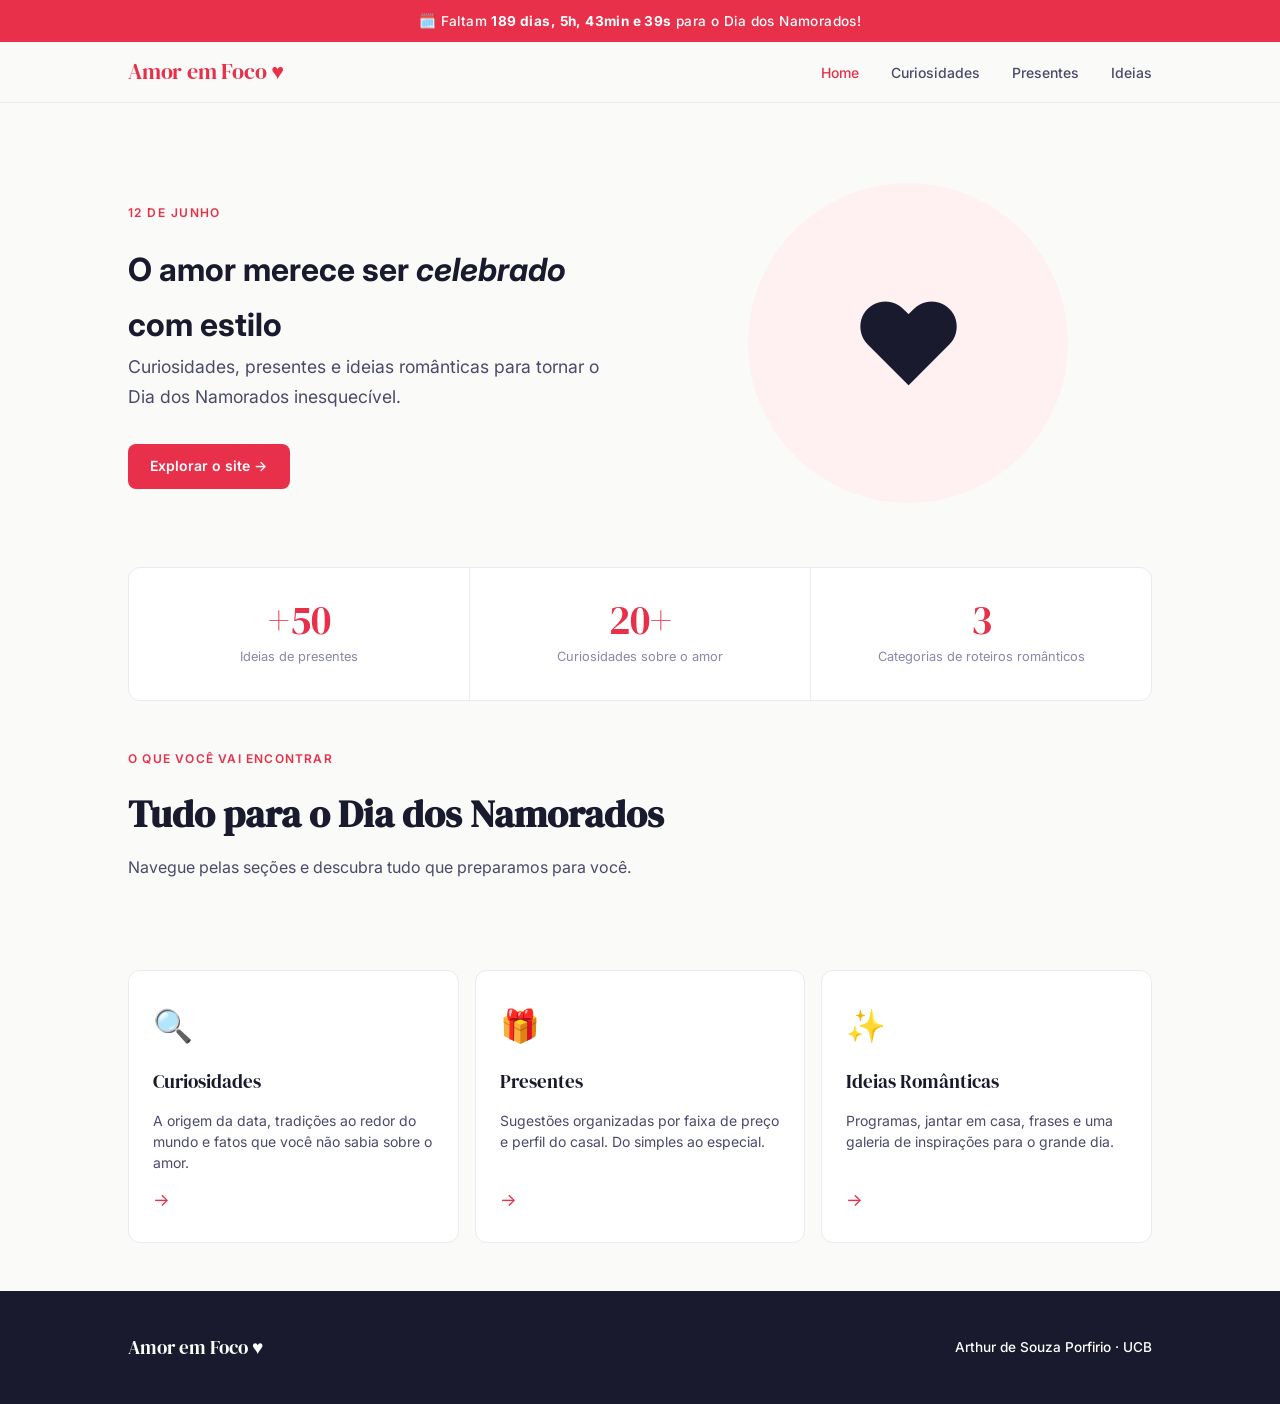
<file: index.html>
<!DOCTYPE html>
<html lang="pt-BR">
<head>
  <meta charset="UTF-8">
  <meta name="viewport" content="width=device-width, initial-scale=1.0">
  <title>Amor em Foco — Dia dos Namorados</title>
  <link rel="stylesheet" href="style.css">
  <style>
    .countdown-bar {
      background: var(--red);
      color: var(--white);
      text-align: center;
      padding: 0.6rem var(--margin);
      font-size: 0.85rem;
      font-weight: 500;
      letter-spacing: 0.03em;
    }

    .countdown-bar strong { font-weight: 700; }

    .hero-home {
      display: grid;
      grid-template-columns: 1fr 1fr;
      gap: 3rem;
      align-items: center;
      padding: 5rem 0 4rem;
    }

    .hero-visual {
      display: flex;
      align-items: center;
      justify-content: center;
    }

    .hero-blob {
      width: 320px;
      height: 320px;
      background: var(--red-light);
      border-radius: 50%;
      display: flex;
      align-items: center;
      justify-content: center;
      font-size: 7rem;
      animation: pulse 3s ease-in-out infinite;
    }

    @keyframes pulse {
      0%, 100% { transform: scale(1); }
      50% { transform: scale(1.04); }
    }

    .nav-cards {
      display: grid;
      grid-template-columns: 1fr 1fr 1fr;
      gap: 1rem;
      padding: 3rem 0;
    }

    .nav-card {
      background: var(--white);
      border: 1px solid var(--border);
      border-radius: var(--radius);
      padding: 1.75rem 1.5rem;
      text-decoration: none;
      color: inherit;
      transition: box-shadow 0.2s, transform 0.2s, border-color 0.2s;
      display: flex;
      flex-direction: column;
      gap: 0.75rem;
    }

    .nav-card:hover {
      box-shadow: 0 8px 32px rgba(232,48,74,0.1);
      transform: translateY(-3px);
      border-color: var(--rose);
    }

    .nav-card-icon { font-size: 2rem; }

    .nav-card-title {
      font-family: var(--font-display);
      font-size: 1.2rem;
      color: var(--ink);
    }

    .nav-card-desc {
      font-size: 0.875rem;
      color: var(--ink-mid);
      line-height: 1.5;
    }

    .nav-card-arrow {
      font-size: 1.1rem;
      color: var(--red);
      margin-top: auto;
    }

    .stats-row {
      display: grid;
      grid-template-columns: repeat(3, 1fr);
      gap: 1px;
      background: var(--border);
      border: 1px solid var(--border);
      border-radius: var(--radius);
      overflow: hidden;
      margin-bottom: 3rem;
    }

    .stat {
      background: var(--white);
      padding: 2rem 1.5rem;
      text-align: center;
    }

    .stat-number {
      font-family: var(--font-display);
      font-size: 2.5rem;
      color: var(--red);
      line-height: 1;
      display: block;
    }

    .stat-label {
      font-size: 0.8rem;
      color: var(--ink-soft);
      margin-top: 0.35rem;
    }

    @media (max-width: 768px) {
      .hero-home { grid-template-columns: 1fr; }
      .hero-visual { display: none; }
      .nav-cards { grid-template-columns: 1fr; }
      .stats-row { grid-template-columns: 1fr; }
    }
  </style>
</head>
<body>

<div class="countdown-bar" id="countdown-bar">
  🗓️ Carregando contagem...
</div>
<script>
  (function() {
    function updateCountdown() {
      var bar = document.getElementById('countdown-bar');
      var now = new Date();
      var year = now.getFullYear();
      var target = new Date(year, 5, 12); // 12 de junho
      if (now > target) target = new Date(year + 1, 5, 12);

      var diff = target - now;
      var days    = Math.floor(diff / (1000 * 60 * 60 * 24));
      var hours   = Math.floor((diff % (1000 * 60 * 60 * 24)) / (1000 * 60 * 60));
      var minutes = Math.floor((diff % (1000 * 60 * 60)) / (1000 * 60));
      var seconds = Math.floor((diff % (1000 * 60)) / 1000);

      if (diff <= 0) {
        bar.innerHTML = '💕 Feliz Dia dos Namorados! Hoje é o grande dia!';
      } else if (days === 0) {
        bar.innerHTML = '🗓️ Dia dos Namorados hoje! Faltam <strong>' + hours + 'h ' + minutes + 'min ' + seconds + 's</strong>';
      } else {
        bar.innerHTML = '🗓️ Faltam <strong>' + days + ' dia' + (days !== 1 ? 's' : '') + ', ' + hours + 'h, ' + minutes + 'min e ' + seconds + 's</strong> para o Dia dos Namorados!';
      }
    }
    updateCountdown();
    setInterval(updateCountdown, 1000);
  })();
</script>

<nav>
  <div class="nav-inner">
    <a href="index.html" class="nav-logo">Amor em Foco ♥</a>
    <ul class="nav-links">
      <li><a href="index.html" class="active">Home</a></li>
      <li><a href="curiosidades.html">Curiosidades</a></li>
      <li><a href="presentes.html">Presentes</a></li>
      <li><a href="ideias.html">Ideias</a></li>
    </ul>
  </div>
</nav>

<main>
  <div class="page-wrap">

    <div class="hero-home">
      <div>
        <span class="hero-eyebrow">12 de junho</span>
        <h1>O amor merece ser <em>celebrado</em> com estilo</h1>
        <p class="hero-sub">Curiosidades, presentes e ideias românticas para tornar o Dia dos Namorados inesquecível.</p>
        <a href="curiosidades.html" class="btn btn-primary">Explorar o site →</a>
      </div>
      <div class="hero-visual">
        <div class="hero-blob">♥</div>
      </div>
    </div>

    <div class="stats-row">
      <div class="stat">
        <span class="stat-number">+50</span>
        <div class="stat-label">Ideias de presentes</div>
      </div>
      <div class="stat">
        <span class="stat-number">20+</span>
        <div class="stat-label">Curiosidades sobre o amor</div>
      </div>
      <div class="stat">
        <span class="stat-number">3</span>
        <div class="stat-label">Categorias de roteiros românticos</div>
      </div>
    </div>

    <span class="section-label">O que você vai encontrar</span>
    <h2 class="section-title">Tudo para o Dia dos Namorados</h2>
    <p class="section-sub">Navegue pelas seções e descubra tudo que preparamos para você.</p>

    <div class="nav-cards">
      <a href="curiosidades.html" class="nav-card">
        <div class="nav-card-icon">🔍</div>
        <div class="nav-card-title">Curiosidades</div>
        <div class="nav-card-desc">A origem da data, tradições ao redor do mundo e fatos que você não sabia sobre o amor.</div>
        <div class="nav-card-arrow">→</div>
      </a>
      <a href="presentes.html" class="nav-card">
        <div class="nav-card-icon">🎁</div>
        <div class="nav-card-title">Presentes</div>
        <div class="nav-card-desc">Sugestões organizadas por faixa de preço e perfil do casal. Do simples ao especial.</div>
        <div class="nav-card-arrow">→</div>
      </a>
      <a href="ideias.html" class="nav-card">
        <div class="nav-card-icon">✨</div>
        <div class="nav-card-title">Ideias Românticas</div>
        <div class="nav-card-desc">Programas, jantar em casa, frases e uma galeria de inspirações para o grande dia.</div>
        <div class="nav-card-arrow">→</div>
      </a>
    </div>

  </div>
</main>

<footer>
  <span class="footer-logo">Amor em Foco ♥</span>
  <span style="color:#fff; font-weight:500;">Arthur de Souza Porfirio · UCB</span>
</footer>

</body>
</html>
</file>
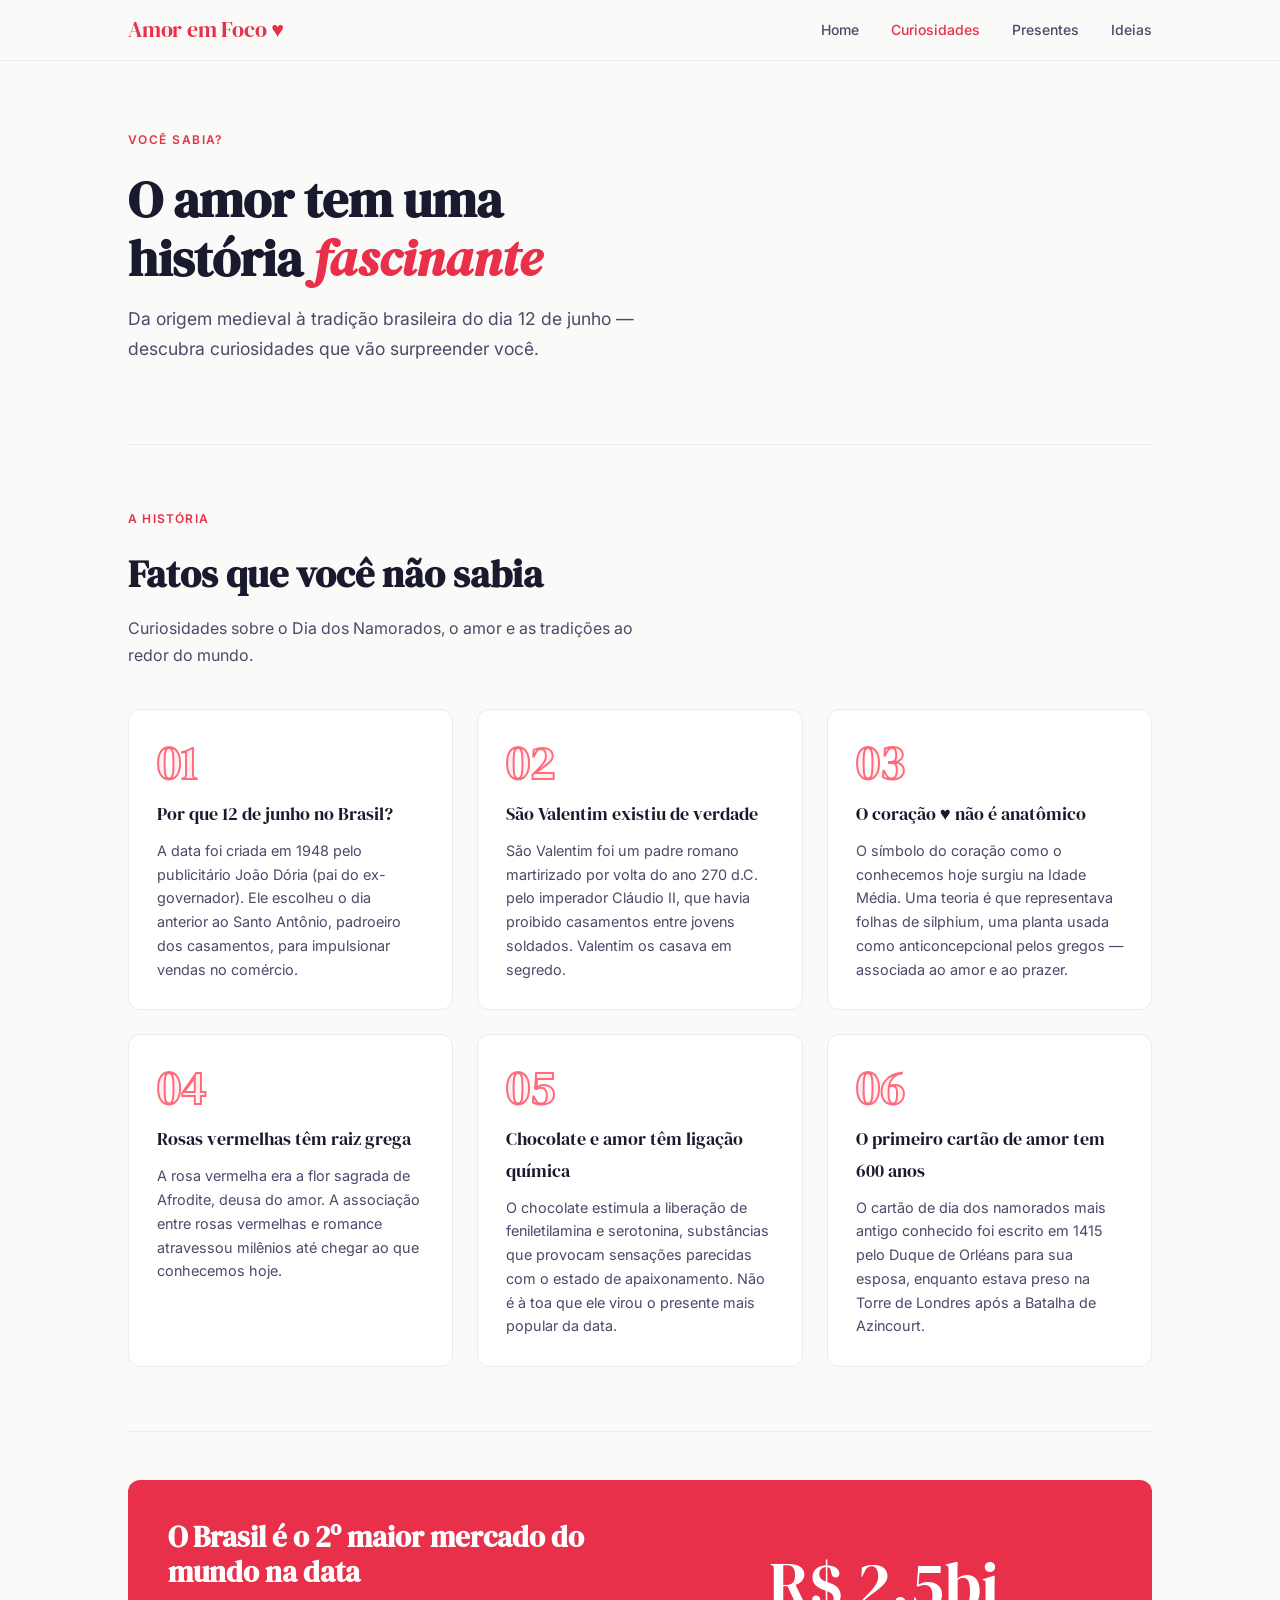
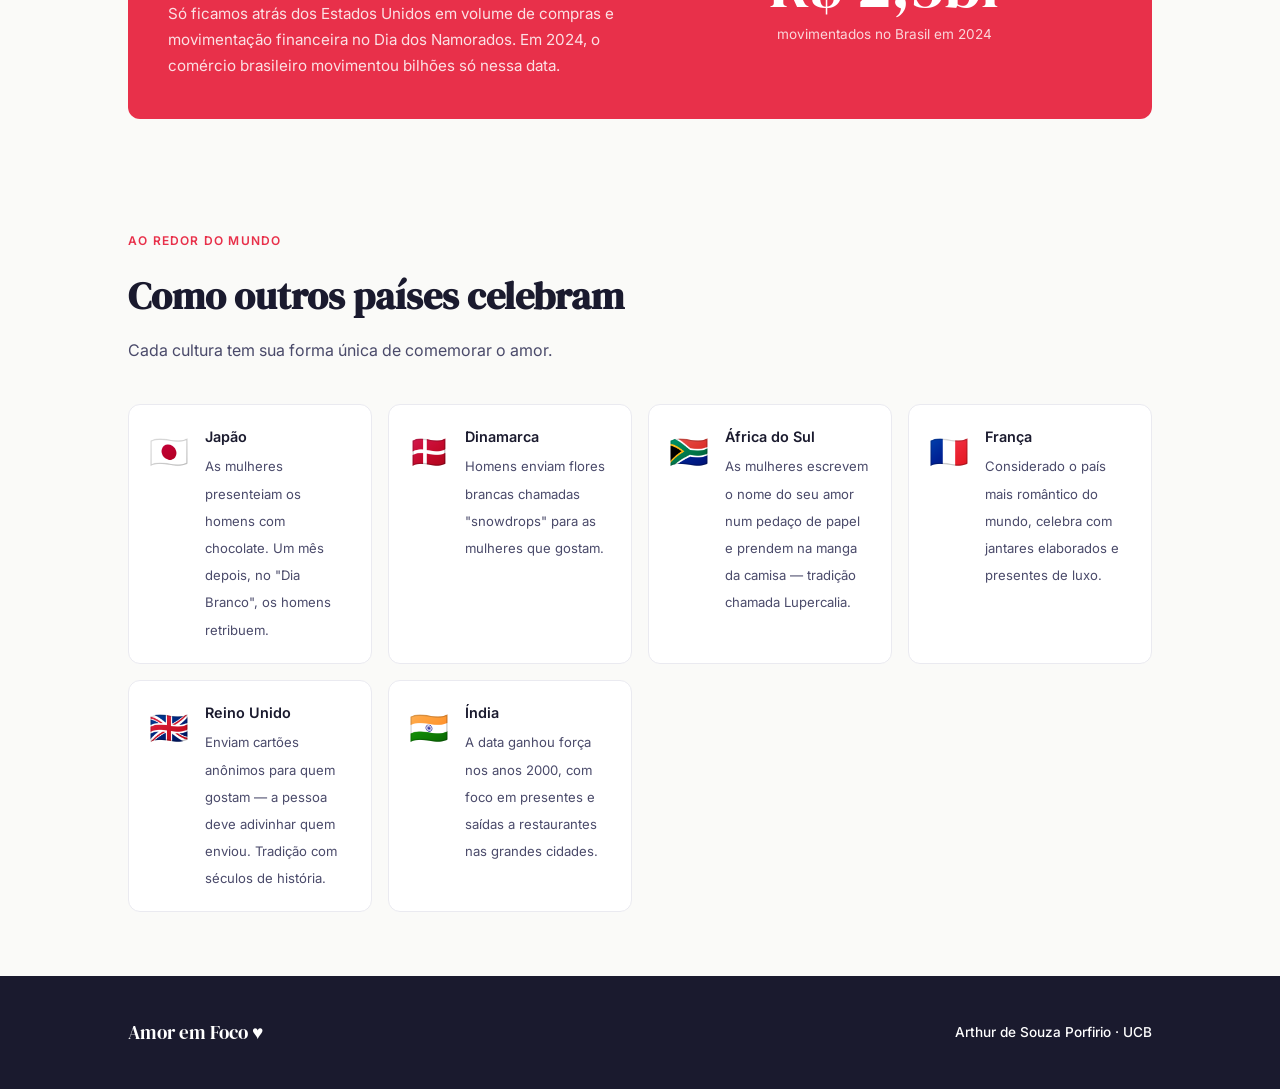
<file: curiosidades.html>
<!DOCTYPE html>
<html lang="pt-BR">
<head>
  <meta charset="UTF-8">
  <meta name="viewport" content="width=device-width, initial-scale=1.0">
  <title>Curiosidades — Amor em Foco</title>
  <link rel="stylesheet" href="style.css">
  <style>
    .hero-simple {
      padding: 4rem 0 3rem;
      border-bottom: 1px solid var(--border);
    }

    .curiosity-grid {
      display: grid;
      grid-template-columns: repeat(auto-fill, minmax(300px, 1fr));
      gap: 1.5rem;
    }

    .curiosity-card {
      background: var(--white);
      border: 1px solid var(--border);
      border-radius: var(--radius);
      padding: 1.75rem;
      transition: box-shadow 0.2s, transform 0.2s;
      cursor: default;
    }

    .curiosity-card:hover {
      box-shadow: 0 6px 24px rgba(232,48,74,0.08);
      transform: translateY(-2px);
    }

    .curiosity-number {
      font-family: var(--font-display);
      font-size: 3rem;
      color: var(--red-light);
      line-height: 1;
      margin-bottom: 0.75rem;
      -webkit-text-stroke: 2px var(--rose);
    }

    .curiosity-title {
      font-family: var(--font-display);
      font-size: 1.15rem;
      color: var(--ink);
      margin-bottom: 0.6rem;
    }

    .curiosity-text {
      font-size: 0.9rem;
      color: var(--ink-mid);
      line-height: 1.65;
    }

    .highlight-block {
      background: var(--red);
      color: var(--white);
      border-radius: var(--radius);
      padding: 2.5rem 2.5rem;
      display: grid;
      grid-template-columns: 1fr 1fr;
      gap: 2rem;
      align-items: center;
      margin: 3rem 0;
    }

    .highlight-block h3 {
      font-family: var(--font-display);
      font-size: 1.8rem;
      color: var(--white);
      line-height: 1.2;
      margin-bottom: 0.75rem;
    }

    .highlight-block p {
      color: rgba(255,255,255,0.85);
      font-size: 0.95rem;
    }

    .highlight-stat {
      text-align: center;
    }

    .highlight-stat .big {
      font-family: var(--font-display);
      font-size: 4rem;
      display: block;
      line-height: 1;
    }

    .highlight-stat .label {
      font-size: 0.85rem;
      color: rgba(255,255,255,0.8);
      margin-top: 0.4rem;
    }

    .world-grid {
      display: grid;
      grid-template-columns: repeat(auto-fill, minmax(240px, 1fr));
      gap: 1rem;
    }

    .world-card {
      background: var(--white);
      border: 1px solid var(--border);
      border-radius: var(--radius);
      padding: 1.25rem;
      display: flex;
      gap: 1rem;
      align-items: flex-start;
    }

    .world-flag {
      font-size: 2rem;
      flex-shrink: 0;
    }

    .world-info strong {
      font-size: 0.9rem;
      color: var(--ink);
      font-weight: 600;
      display: block;
      margin-bottom: 0.2rem;
    }

    .world-info span {
      font-size: 0.82rem;
      color: var(--ink-mid);
    }

    @media (max-width: 768px) {
      .highlight-block { grid-template-columns: 1fr; }
    }
  </style>
</head>
<body>

<nav>
  <div class="nav-inner">
    <a href="index.html" class="nav-logo">Amor em Foco ♥</a>
    <ul class="nav-links">
      <li><a href="index.html">Home</a></li>
      <li><a href="curiosidades.html" class="active">Curiosidades</a></li>
      <li><a href="presentes.html">Presentes</a></li>
      <li><a href="ideias.html">Ideias</a></li>
    </ul>
  </div>
</nav>

<main>
  <div class="page-wrap">

    <div class="hero-simple">
      <span class="hero-eyebrow">Você sabia?</span>
      <h1 style="font-family:var(--font-display); font-size:clamp(2rem,4vw,3.5rem); line-height:1.15; max-width:18ch; margin-bottom:1rem;">
        O amor tem uma história <em style="color:var(--red); font-style:italic;">fascinante</em>
      </h1>
      <p class="hero-sub">Da origem medieval à tradição brasileira do dia 12 de junho — descubra curiosidades que vão surpreender você.</p>
    </div>

    <div class="section">
      <span class="section-label">A história</span>
      <h2 class="section-title">Fatos que você não sabia</h2>
      <p class="section-sub">Curiosidades sobre o Dia dos Namorados, o amor e as tradições ao redor do mundo.</p>

      <div class="curiosity-grid">

        <div class="curiosity-card">
          <div class="curiosity-number">01</div>
          <div class="curiosity-title">Por que 12 de junho no Brasil?</div>
          <div class="curiosity-text">A data foi criada em 1948 pelo publicitário João Dória (pai do ex-governador). Ele escolheu o dia anterior ao Santo Antônio, padroeiro dos casamentos, para impulsionar vendas no comércio.</div>
        </div>

        <div class="curiosity-card">
          <div class="curiosity-number">02</div>
          <div class="curiosity-title">São Valentim existiu de verdade</div>
          <div class="curiosity-text">São Valentim foi um padre romano martirizado por volta do ano 270 d.C. pelo imperador Cláudio II, que havia proibido casamentos entre jovens soldados. Valentim os casava em segredo.</div>
        </div>

        <div class="curiosity-card">
          <div class="curiosity-number">03</div>
          <div class="curiosity-title">O coração ♥ não é anatômico</div>
          <div class="curiosity-text">O símbolo do coração como o conhecemos hoje surgiu na Idade Média. Uma teoria é que representava folhas de silphium, uma planta usada como anticoncepcional pelos gregos — associada ao amor e ao prazer.</div>
        </div>

        <div class="curiosity-card">
          <div class="curiosity-number">04</div>
          <div class="curiosity-title">Rosas vermelhas têm raiz grega</div>
          <div class="curiosity-text">A rosa vermelha era a flor sagrada de Afrodite, deusa do amor. A associação entre rosas vermelhas e romance atravessou milênios até chegar ao que conhecemos hoje.</div>
        </div>

        <div class="curiosity-card">
          <div class="curiosity-number">05</div>
          <div class="curiosity-title">Chocolate e amor têm ligação química</div>
          <div class="curiosity-text">O chocolate estimula a liberação de feniletilamina e serotonina, substâncias que provocam sensações parecidas com o estado de apaixonamento. Não é à toa que ele virou o presente mais popular da data.</div>
        </div>

        <div class="curiosity-card">
          <div class="curiosity-number">06</div>
          <div class="curiosity-title">O primeiro cartão de amor tem 600 anos</div>
          <div class="curiosity-text">O cartão de dia dos namorados mais antigo conhecido foi escrito em 1415 pelo Duque de Orléans para sua esposa, enquanto estava preso na Torre de Londres após a Batalha de Azincourt.</div>
        </div>

      </div>
    </div>

    <div class="highlight-block">
      <div>
        <h3>O Brasil é o 2º maior mercado do mundo na data</h3>
        <p>Só ficamos atrás dos Estados Unidos em volume de compras e movimentação financeira no Dia dos Namorados. Em 2024, o comércio brasileiro movimentou bilhões só nessa data.</p>
      </div>
      <div class="highlight-stat">
        <span class="big">R$ 2,5bi</span>
        <div class="label">movimentados no Brasil em 2024</div>
      </div>
    </div>

    <div class="section">
      <span class="section-label">Ao redor do mundo</span>
      <h2 class="section-title">Como outros países celebram</h2>
      <p class="section-sub">Cada cultura tem sua forma única de comemorar o amor.</p>

      <div class="world-grid">
        <div class="world-card">
          <div class="world-flag">🇯🇵</div>
          <div class="world-info">
            <strong>Japão</strong>
            <span>As mulheres presenteiam os homens com chocolate. Um mês depois, no "Dia Branco", os homens retribuem.</span>
          </div>
        </div>
        <div class="world-card">
          <div class="world-flag">🇩🇰</div>
          <div class="world-info">
            <strong>Dinamarca</strong>
            <span>Homens enviam flores brancas chamadas "snowdrops" para as mulheres que gostam.</span>
          </div>
        </div>
        <div class="world-card">
          <div class="world-flag">🇿🇦</div>
          <div class="world-info">
            <strong>África do Sul</strong>
            <span>As mulheres escrevem o nome do seu amor num pedaço de papel e prendem na manga da camisa — tradição chamada Lupercalia.</span>
          </div>
        </div>
        <div class="world-card">
          <div class="world-flag">🇫🇷</div>
          <div class="world-info">
            <strong>França</strong>
            <span>Considerado o país mais romântico do mundo, celebra com jantares elaborados e presentes de luxo.</span>
          </div>
        </div>
        <div class="world-card">
          <div class="world-flag">🇬🇧</div>
          <div class="world-info">
            <strong>Reino Unido</strong>
            <span>Enviam cartões anônimos para quem gostam — a pessoa deve adivinhar quem enviou. Tradição com séculos de história.</span>
          </div>
        </div>
        <div class="world-card">
          <div class="world-flag">🇮🇳</div>
          <div class="world-info">
            <strong>Índia</strong>
            <span>A data ganhou força nos anos 2000, com foco em presentes e saídas a restaurantes nas grandes cidades.</span>
          </div>
        </div>
      </div>
    </div>

  </div>
</main>

<footer>
  <span class="footer-logo">Amor em Foco ♥</span>
  <span style="color:#fff; font-weight:500;">Arthur de Souza Porfirio · UCB</span>
</footer>

</body>
</html>
</file>
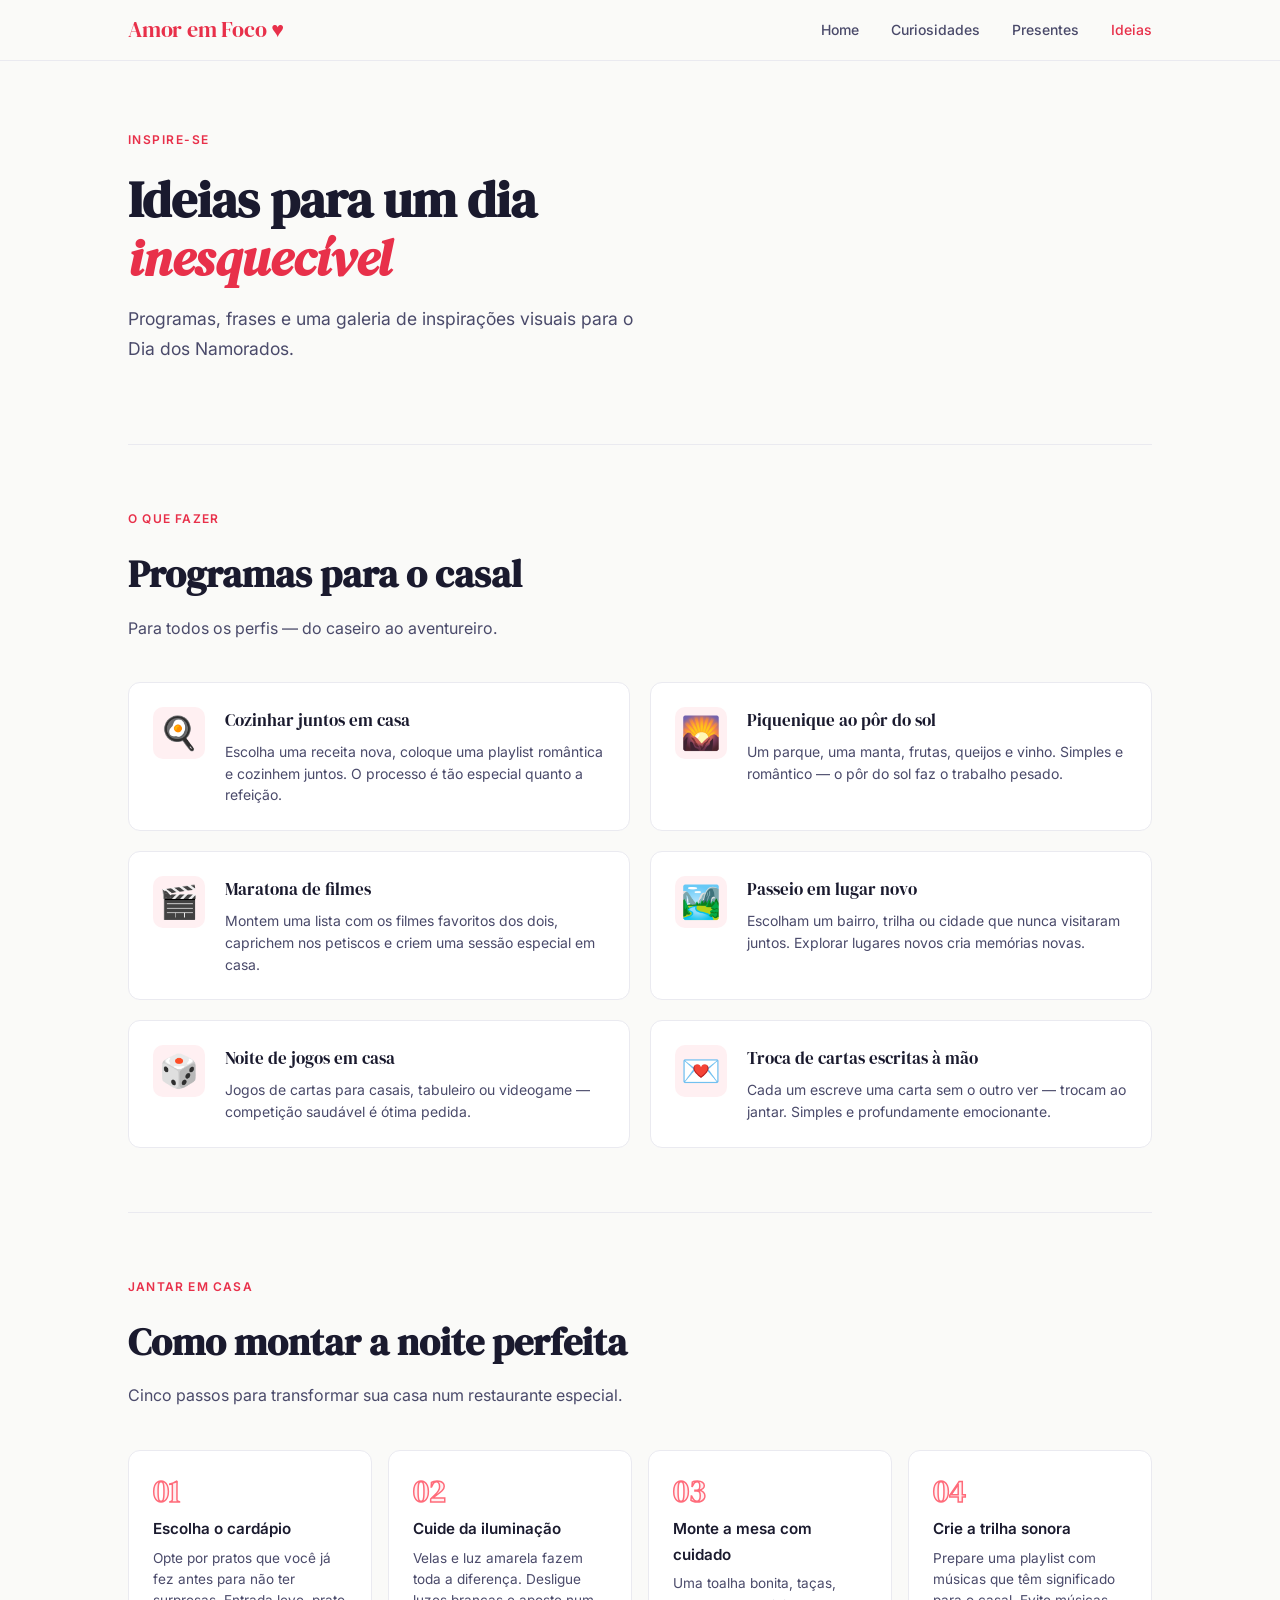
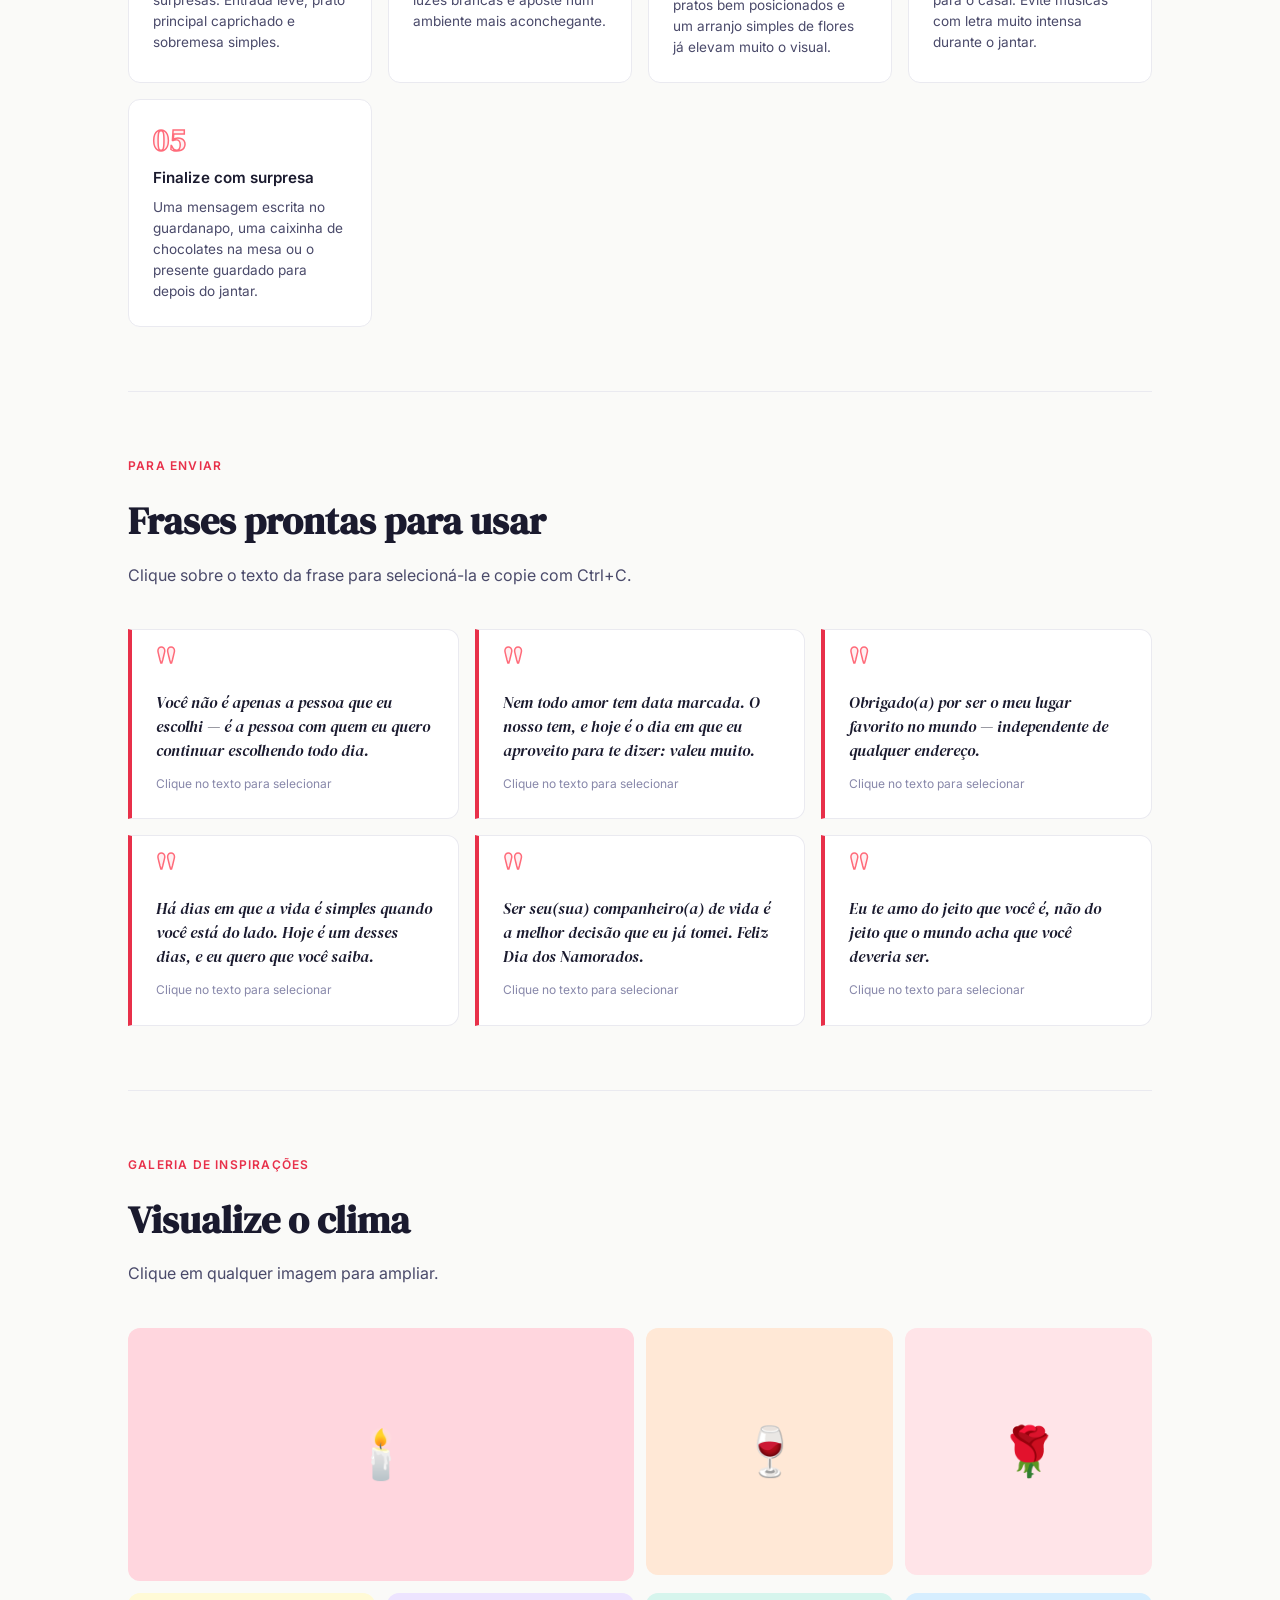
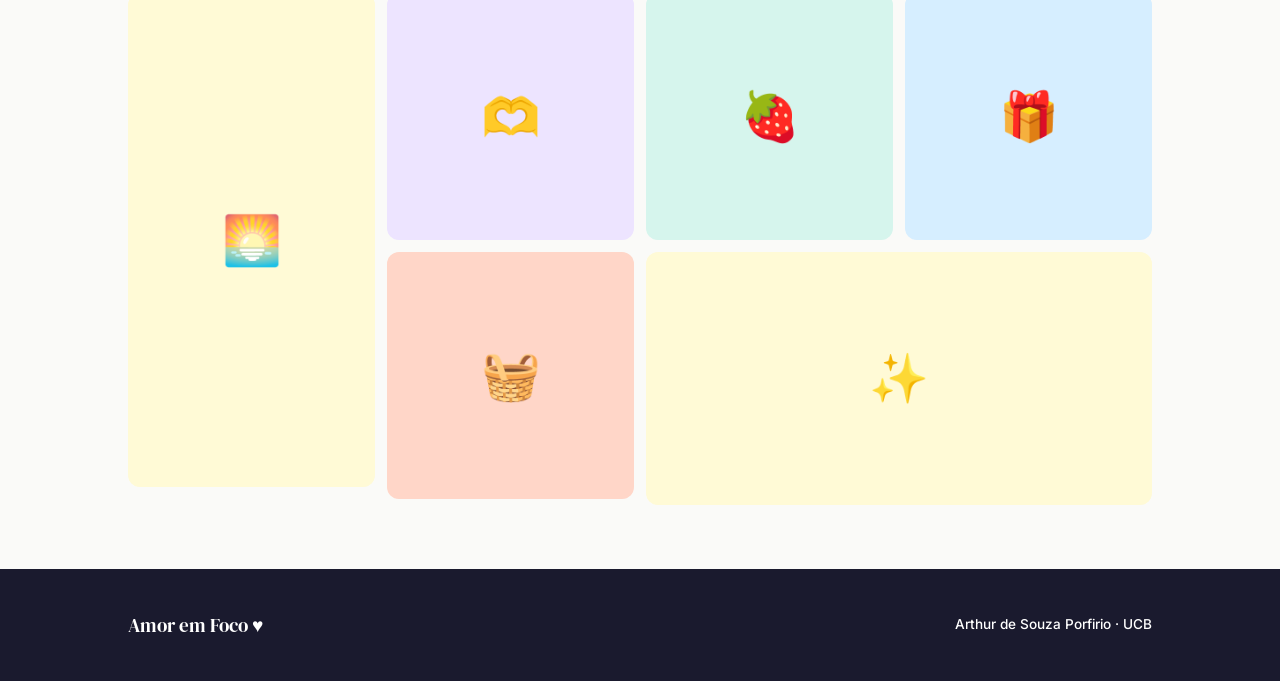
<file: ideias.html>
<!DOCTYPE html>
<html lang="pt-BR">
<head>
  <meta charset="UTF-8">
  <meta name="viewport" content="width=device-width, initial-scale=1.0">
  <title>Ideias Românticas — Amor em Foco</title>
  <link rel="stylesheet" href="style.css">
  <style>
    .hero-simple {
      padding: 4rem 0 3rem;
      border-bottom: 1px solid var(--border);
    }

    
    .programa-list {
      display: grid;
      grid-template-columns: 1fr 1fr;
      gap: 1.25rem;
    }

    .programa-card {
      background: var(--white);
      border: 1px solid var(--border);
      border-radius: var(--radius);
      padding: 1.5rem;
      display: flex;
      gap: 1.25rem;
      align-items: flex-start;
    }

    .programa-icon {
      font-size: 2rem;
      flex-shrink: 0;
      width: 52px;
      height: 52px;
      background: var(--red-light);
      border-radius: 10px;
      display: flex;
      align-items: center;
      justify-content: center;
    }

    .programa-title {
      font-family: var(--font-display);
      font-size: 1.05rem;
      color: var(--ink);
      margin-bottom: 0.35rem;
    }

    .programa-text {
      font-size: 0.875rem;
      color: var(--ink-mid);
      line-height: 1.55;
    }

    
    .frases-grid {
      display: grid;
      grid-template-columns: repeat(auto-fill, minmax(280px, 1fr));
      gap: 1rem;
    }

    .frase-card {
      background: var(--white);
      border: 1px solid var(--border);
      border-left: 4px solid var(--red);
      border-radius: 0 var(--radius) var(--radius) 0;
      padding: 1.5rem;
    }

    .frase-aspas {
      font-family: var(--font-display);
      font-size: 3rem;
      color: var(--red-light);
      line-height: 0.5;
      display: block;
      margin-bottom: 0.75rem;
      -webkit-text-stroke: 1.5px var(--rose);
    }

    .frase-text {
      font-family: var(--font-display);
      font-style: italic;
      font-size: 1rem;
      color: var(--ink);
      line-height: 1.5;
      margin-bottom: 0.75rem;
      user-select: all;
    }

    .frase-hint {
      font-size: 0.75rem;
      color: var(--ink-soft);
    }

    
    .gallery-grid {
      display: grid;
      grid-template-columns: repeat(4, 1fr);
      gap: 0.75rem;
    }

    .gal-item {
      border-radius: var(--radius);
      overflow: hidden;
      cursor: pointer;
      position: relative;
      aspect-ratio: 1;
      transition: transform 0.2s;
      text-decoration: none;
    }

    .gal-item:hover { transform: scale(1.02); }
    .gal-item.wide  { grid-column: span 2; aspect-ratio: 2/1; }
    .gal-item.tall  { grid-row: span 2; aspect-ratio: 1/2; }

    .gal-inner {
      width: 100%;
      height: 100%;
      display: flex;
      align-items: center;
      justify-content: center;
      font-size: 3rem;
      position: relative;
    }

    .gal-inner span {
      opacity: 1;
    }

    .gal-label {
      position: absolute;
      bottom: 0;
      left: 0;
      right: 0;
      background: linear-gradient(transparent, rgba(26,26,46,0.75));
      color: white;
      font-size: 0.78rem;
      font-weight: 600;
      padding: 1rem 0.75rem 0.6rem;
      opacity: 0;
      transition: opacity 0.2s;
    }

    .gal-item:hover .gal-label { opacity: 1; }

    .bg-pink     { background: #FFE4E8; }
    .bg-peach    { background: #FFE8D6; }
    .bg-lavender { background: #EDE4FF; }
    .bg-mint     { background: #D6F5ED; }
    .bg-sky      { background: #D6EEFF; }
    .bg-lemon    { background: #FFFAD6; }
    .bg-rose     { background: #FFD6DE; }
    .bg-coral    { background: #FFD6C8; }

    
    .lightbox-overlay {
      display: none;
      position: fixed;
      inset: 0;
      background: rgba(26,26,46,0.9);
      z-index: 999;
      align-items: center;
      justify-content: center;
      flex-direction: column;
      gap: 1rem;
    }

    .lightbox-overlay:target {
      display: flex;
    }

    .lightbox-content {
      background: var(--white);
      border-radius: var(--radius);
      padding: 4rem 6rem;
      font-size: 10rem;
      text-align: center;
      min-width: 320px;
    }

    .lightbox-caption {
      color: white;
      font-size: 1rem;
      font-weight: 500;
    }

    .lightbox-close {
      color: white;
      border: 1.5px solid rgba(255,255,255,0.4);
      border-radius: 8px;
      padding: 0.5rem 1.25rem;
      font-family: var(--font-body);
      font-size: 0.85rem;
      text-decoration: none;
      transition: background 0.15s;
      display: inline-block;
    }

    .lightbox-close:hover { background: rgba(255,255,255,0.1); }

    
    .jantar-steps {
      display: grid;
      grid-template-columns: repeat(auto-fill, minmax(220px, 1fr));
      gap: 1rem;
      counter-reset: step;
    }

    .step-card {
      background: var(--white);
      border: 1px solid var(--border);
      border-radius: var(--radius);
      padding: 1.5rem;
      counter-increment: step;
    }

    .step-card::before {
      content: counter(step, decimal-leading-zero);
      font-family: var(--font-display);
      font-size: 2rem;
      color: var(--red-light);
      -webkit-text-stroke: 1.5px var(--rose);
      display: block;
      margin-bottom: 0.6rem;
      line-height: 1;
    }

    .step-title {
      font-weight: 600;
      color: var(--ink);
      margin-bottom: 0.35rem;
      font-size: 0.95rem;
    }

    .step-text {
      font-size: 0.85rem;
      color: var(--ink-mid);
      line-height: 1.55;
    }

    @media (max-width: 768px) {
      .programa-list { grid-template-columns: 1fr; }
      .gallery-grid  { grid-template-columns: repeat(2, 1fr); }
      .gal-item.wide { grid-column: span 1; aspect-ratio: 1; }
      .gal-item.tall { grid-row: span 1; aspect-ratio: 1; }
    }
  </style>
</head>
<body>

<nav>
  <div class="nav-inner">
    <a href="index.html" class="nav-logo">Amor em Foco ♥</a>
    <ul class="nav-links">
      <li><a href="index.html">Home</a></li>
      <li><a href="curiosidades.html">Curiosidades</a></li>
      <li><a href="presentes.html">Presentes</a></li>
      <li><a href="ideias.html" class="active">Ideias</a></li>
    </ul>
  </div>
</nav>

<main>
  <div class="page-wrap">

    <div class="hero-simple">
      <span class="hero-eyebrow">Inspire-se</span>
      <h1 style="font-family:var(--font-display); font-size:clamp(2rem,4vw,3.5rem); line-height:1.15; max-width:18ch; margin-bottom:1rem;">
        Ideias para um dia <em style="color:var(--red); font-style:italic;">inesquecível</em>
      </h1>
      <p class="hero-sub">Programas, frases e uma galeria de inspirações visuais para o Dia dos Namorados.</p>
    </div>

    
    <div class="section">
      <span class="section-label">O que fazer</span>
      <h2 class="section-title">Programas para o casal</h2>
      <p class="section-sub">Para todos os perfis — do caseiro ao aventureiro.</p>

      <div class="programa-list">
        <div class="programa-card">
          <div class="programa-icon">🍳</div>
          <div>
            <div class="programa-title">Cozinhar juntos em casa</div>
            <div class="programa-text">Escolha uma receita nova, coloque uma playlist romântica e cozinhem juntos. O processo é tão especial quanto a refeição.</div>
          </div>
        </div>
        <div class="programa-card">
          <div class="programa-icon">🌄</div>
          <div>
            <div class="programa-title">Piquenique ao pôr do sol</div>
            <div class="programa-text">Um parque, uma manta, frutas, queijos e vinho. Simples e romântico — o pôr do sol faz o trabalho pesado.</div>
          </div>
        </div>
        <div class="programa-card">
          <div class="programa-icon">🎬</div>
          <div>
            <div class="programa-title">Maratona de filmes</div>
            <div class="programa-text">Montem uma lista com os filmes favoritos dos dois, caprichem nos petiscos e criem uma sessão especial em casa.</div>
          </div>
        </div>
        <div class="programa-card">
          <div class="programa-icon">🏞️</div>
          <div>
            <div class="programa-title">Passeio em lugar novo</div>
            <div class="programa-text">Escolham um bairro, trilha ou cidade que nunca visitaram juntos. Explorar lugares novos cria memórias novas.</div>
          </div>
        </div>
        <div class="programa-card">
          <div class="programa-icon">🎲</div>
          <div>
            <div class="programa-title">Noite de jogos em casa</div>
            <div class="programa-text">Jogos de cartas para casais, tabuleiro ou videogame — competição saudável é ótima pedida.</div>
          </div>
        </div>
        <div class="programa-card">
          <div class="programa-icon">💌</div>
          <div>
            <div class="programa-title">Troca de cartas escritas à mão</div>
            <div class="programa-text">Cada um escreve uma carta sem o outro ver — trocam ao jantar. Simples e profundamente emocionante.</div>
          </div>
        </div>
      </div>
    </div>

    
    <div class="section">
      <span class="section-label">Jantar em casa</span>
      <h2 class="section-title">Como montar a noite perfeita</h2>
      <p class="section-sub">Cinco passos para transformar sua casa num restaurante especial.</p>

      <div class="jantar-steps">
        <div class="step-card">
          <div class="step-title">Escolha o cardápio</div>
          <div class="step-text">Opte por pratos que você já fez antes para não ter surpresas. Entrada leve, prato principal caprichado e sobremesa simples.</div>
        </div>
        <div class="step-card">
          <div class="step-title">Cuide da iluminação</div>
          <div class="step-text">Velas e luz amarela fazem toda a diferença. Desligue luzes brancas e aposte num ambiente mais aconchegante.</div>
        </div>
        <div class="step-card">
          <div class="step-title">Monte a mesa com cuidado</div>
          <div class="step-text">Uma toalha bonita, taças, pratos bem posicionados e um arranjo simples de flores já elevam muito o visual.</div>
        </div>
        <div class="step-card">
          <div class="step-title">Crie a trilha sonora</div>
          <div class="step-text">Prepare uma playlist com músicas que têm significado para o casal. Evite músicas com letra muito intensa durante o jantar.</div>
        </div>
        <div class="step-card">
          <div class="step-title">Finalize com surpresa</div>
          <div class="step-text">Uma mensagem escrita no guardanapo, uma caixinha de chocolates na mesa ou o presente guardado para depois do jantar.</div>
        </div>
      </div>
    </div>

    
    <div class="section">
      <span class="section-label">Para enviar</span>
      <h2 class="section-title">Frases prontas para usar</h2>
      <p class="section-sub">Clique sobre o texto da frase para selecioná-la e copie com Ctrl+C.</p>

      <div class="frases-grid">
        <div class="frase-card">
          <span class="frase-aspas">"</span>
          <div class="frase-text">Você não é apenas a pessoa que eu escolhi — é a pessoa com quem eu quero continuar escolhendo todo dia.</div>
          <div class="frase-hint">Clique no texto para selecionar</div>
        </div>
        <div class="frase-card">
          <span class="frase-aspas">"</span>
          <div class="frase-text">Nem todo amor tem data marcada. O nosso tem, e hoje é o dia em que eu aproveito para te dizer: valeu muito.</div>
          <div class="frase-hint">Clique no texto para selecionar</div>
        </div>
        <div class="frase-card">
          <span class="frase-aspas">"</span>
          <div class="frase-text">Obrigado(a) por ser o meu lugar favorito no mundo — independente de qualquer endereço.</div>
          <div class="frase-hint">Clique no texto para selecionar</div>
        </div>
        <div class="frase-card">
          <span class="frase-aspas">"</span>
          <div class="frase-text">Há dias em que a vida é simples quando você está do lado. Hoje é um desses dias, e eu quero que você saiba.</div>
          <div class="frase-hint">Clique no texto para selecionar</div>
        </div>
        <div class="frase-card">
          <span class="frase-aspas">"</span>
          <div class="frase-text">Ser seu(sua) companheiro(a) de vida é a melhor decisão que eu já tomei. Feliz Dia dos Namorados.</div>
          <div class="frase-hint">Clique no texto para selecionar</div>
        </div>
        <div class="frase-card">
          <span class="frase-aspas">"</span>
          <div class="frase-text">Eu te amo do jeito que você é, não do jeito que o mundo acha que você deveria ser.</div>
          <div class="frase-hint">Clique no texto para selecionar</div>
        </div>
      </div>
    </div>

    
    <div class="section">
      <span class="section-label">Galeria de inspirações</span>
      <h2 class="section-title">Visualize o clima</h2>
      <p class="section-sub">Clique em qualquer imagem para ampliar.</p>

      <div class="gallery-grid">
        <a href="#lb1" class="gal-item wide">
          <div class="gal-inner bg-rose"><span>🕯️</span><div class="gal-label">Mesa posta com velas e flores</div></div>
        </a>
        <a href="#lb2" class="gal-item">
          <div class="gal-inner bg-peach"><span>🍷</span><div class="gal-label">Taças de vinho ao jantar</div></div>
        </a>
        <a href="#lb3" class="gal-item">
          <div class="gal-inner bg-pink"><span>🌹</span><div class="gal-label">Buquê de rosas vermelhas</div></div>
        </a>
        <a href="#lb4" class="gal-item tall">
          <div class="gal-inner bg-lemon"><span>🌅</span><div class="gal-label">Pôr do sol a dois</div></div>
        </a>
        <a href="#lb5" class="gal-item">
          <div class="gal-inner bg-lavender"><span>🫶</span><div class="gal-label">Decoração romântica em casa</div></div>
        </a>
        <a href="#lb6" class="gal-item">
          <div class="gal-inner bg-mint"><span>🍓</span><div class="gal-label">Morangos com chocolate</div></div>
        </a>
        <a href="#lb7" class="gal-item">
          <div class="gal-inner bg-sky"><span>🎁</span><div class="gal-label">Presentes embrulhados com carinho</div></div>
        </a>
        <a href="#lb8" class="gal-item">
          <div class="gal-inner bg-coral"><span>🧺</span><div class="gal-label">Piquenique romântico</div></div>
        </a>
        <a href="#lb9" class="gal-item wide">
          <div class="gal-inner bg-lemon"><span>✨</span><div class="gal-label">Ambientação com luzes de fada</div></div>
        </a>
      </div>
    </div>

  </div>
</main>


<div class="lightbox-overlay" id="lb1">
  <div class="lightbox-content">🕯️</div>
  <div class="lightbox-caption">Mesa posta com velas e flores</div>
  <a href="#" class="lightbox-close">Fechar</a>
</div>
<div class="lightbox-overlay" id="lb2">
  <div class="lightbox-content">🍷</div>
  <div class="lightbox-caption">Taças de vinho ao jantar</div>
  <a href="#" class="lightbox-close">Fechar</a>
</div>
<div class="lightbox-overlay" id="lb3">
  <div class="lightbox-content">🌹</div>
  <div class="lightbox-caption">Buquê de rosas vermelhas</div>
  <a href="#" class="lightbox-close">Fechar</a>
</div>
<div class="lightbox-overlay" id="lb4">
  <div class="lightbox-content">🌅</div>
  <div class="lightbox-caption">Pôr do sol a dois</div>
  <a href="#" class="lightbox-close">Fechar</a>
</div>
<div class="lightbox-overlay" id="lb5">
  <div class="lightbox-content">🫶</div>
  <div class="lightbox-caption">Decoração romântica em casa</div>
  <a href="#" class="lightbox-close">Fechar</a>
</div>
<div class="lightbox-overlay" id="lb6">
  <div class="lightbox-content">🍓</div>
  <div class="lightbox-caption">Morangos com chocolate</div>
  <a href="#" class="lightbox-close">Fechar</a>
</div>
<div class="lightbox-overlay" id="lb7">
  <div class="lightbox-content">🎁</div>
  <div class="lightbox-caption">Presentes embrulhados com carinho</div>
  <a href="#" class="lightbox-close">Fechar</a>
</div>
<div class="lightbox-overlay" id="lb8">
  <div class="lightbox-content">🧺</div>
  <div class="lightbox-caption">Piquenique romântico</div>
  <a href="#" class="lightbox-close">Fechar</a>
</div>
<div class="lightbox-overlay" id="lb9">
  <div class="lightbox-content">✨</div>
  <div class="lightbox-caption">Ambientação com luzes de fada</div>
  <a href="#" class="lightbox-close">Fechar</a>
</div>

<footer>
  <span class="footer-logo">Amor em Foco ♥</span>
  <span style="color:#fff; font-weight:500;">Arthur de Souza Porfirio · UCB</span>
</footer>

</body>
</html>
</file>
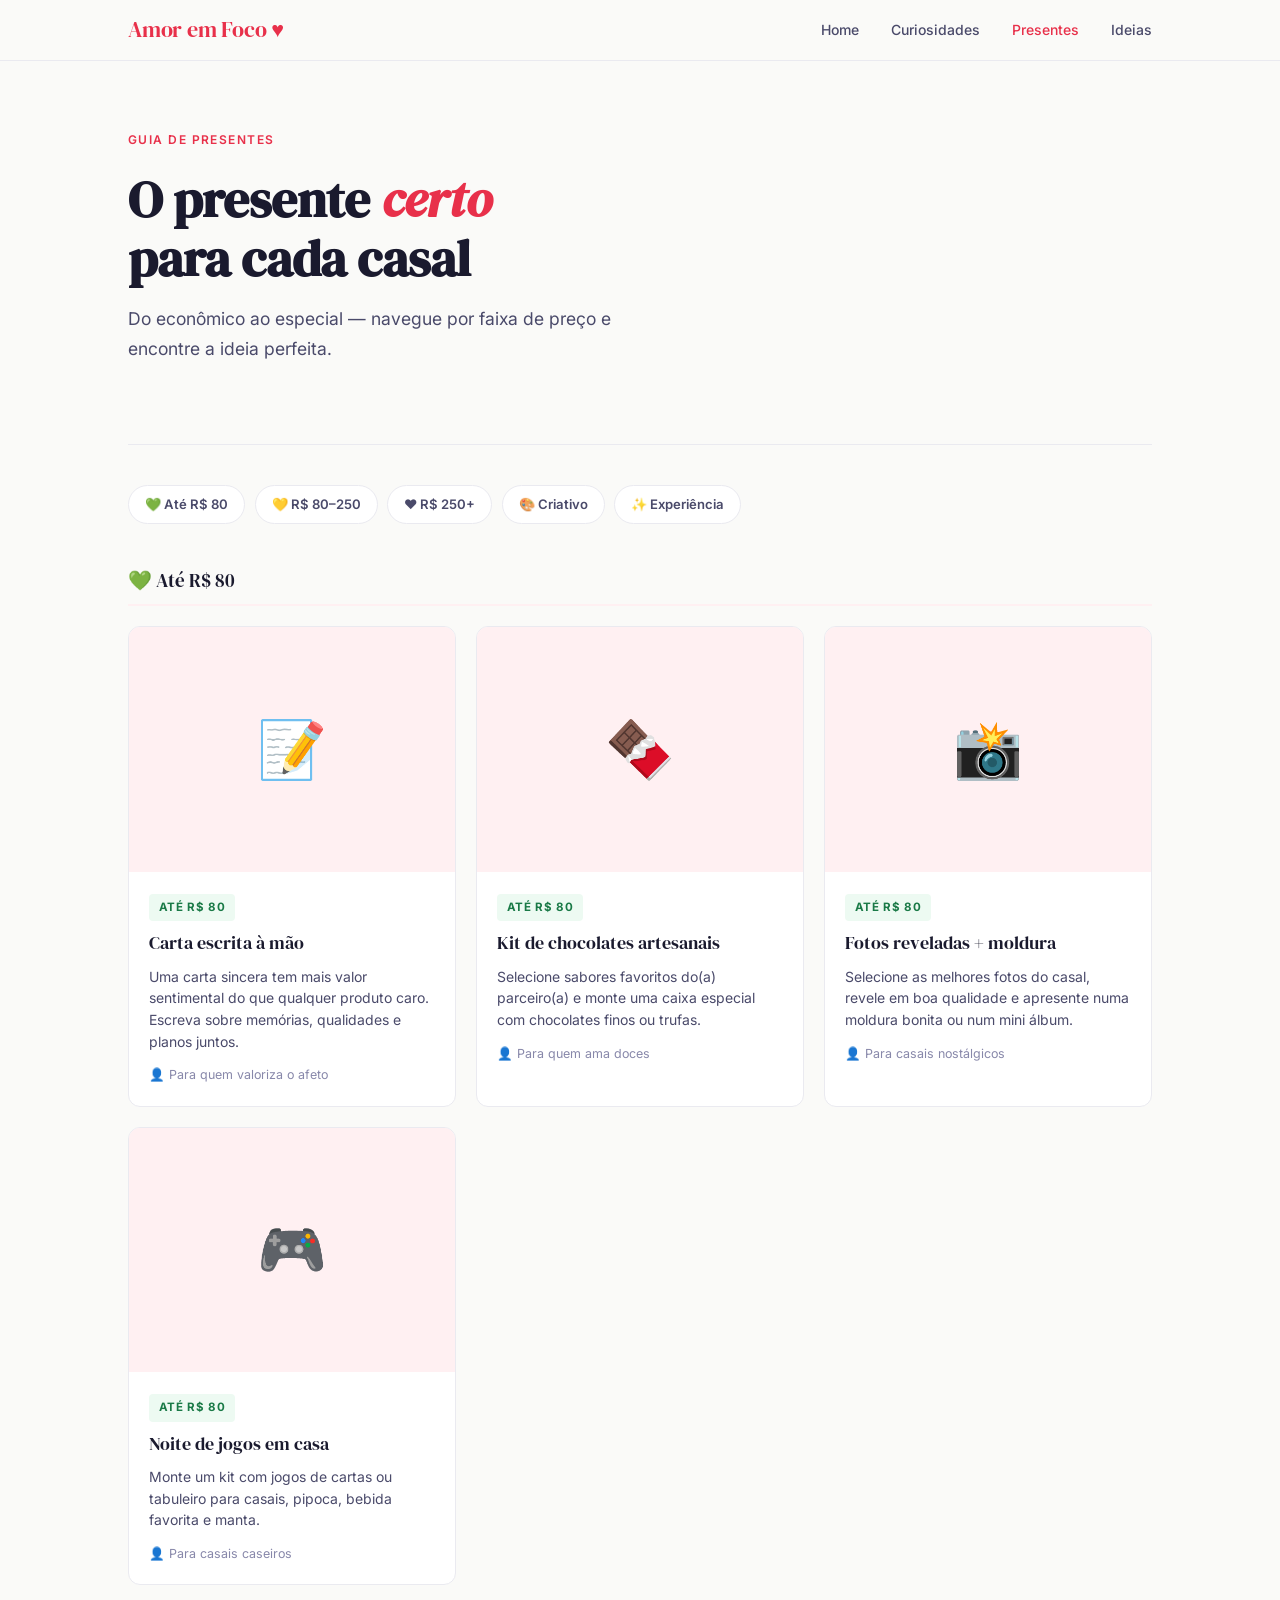
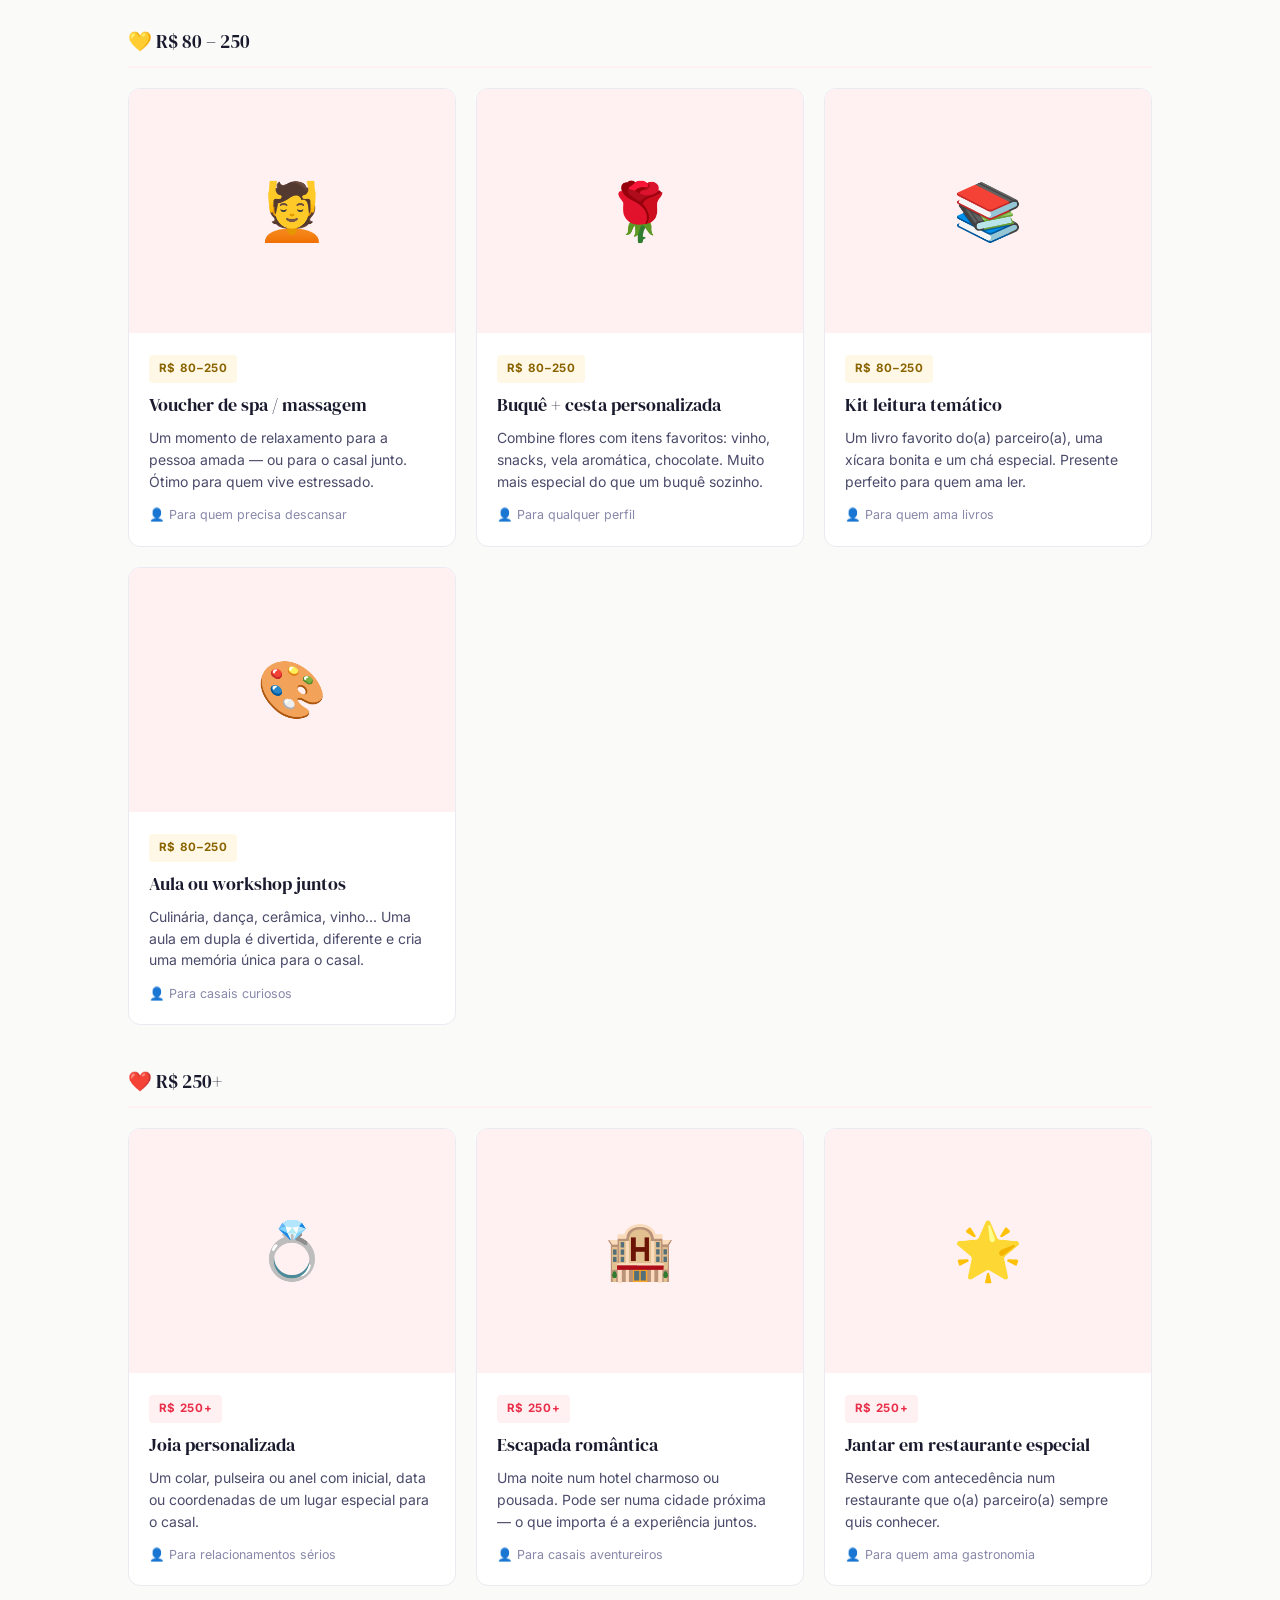
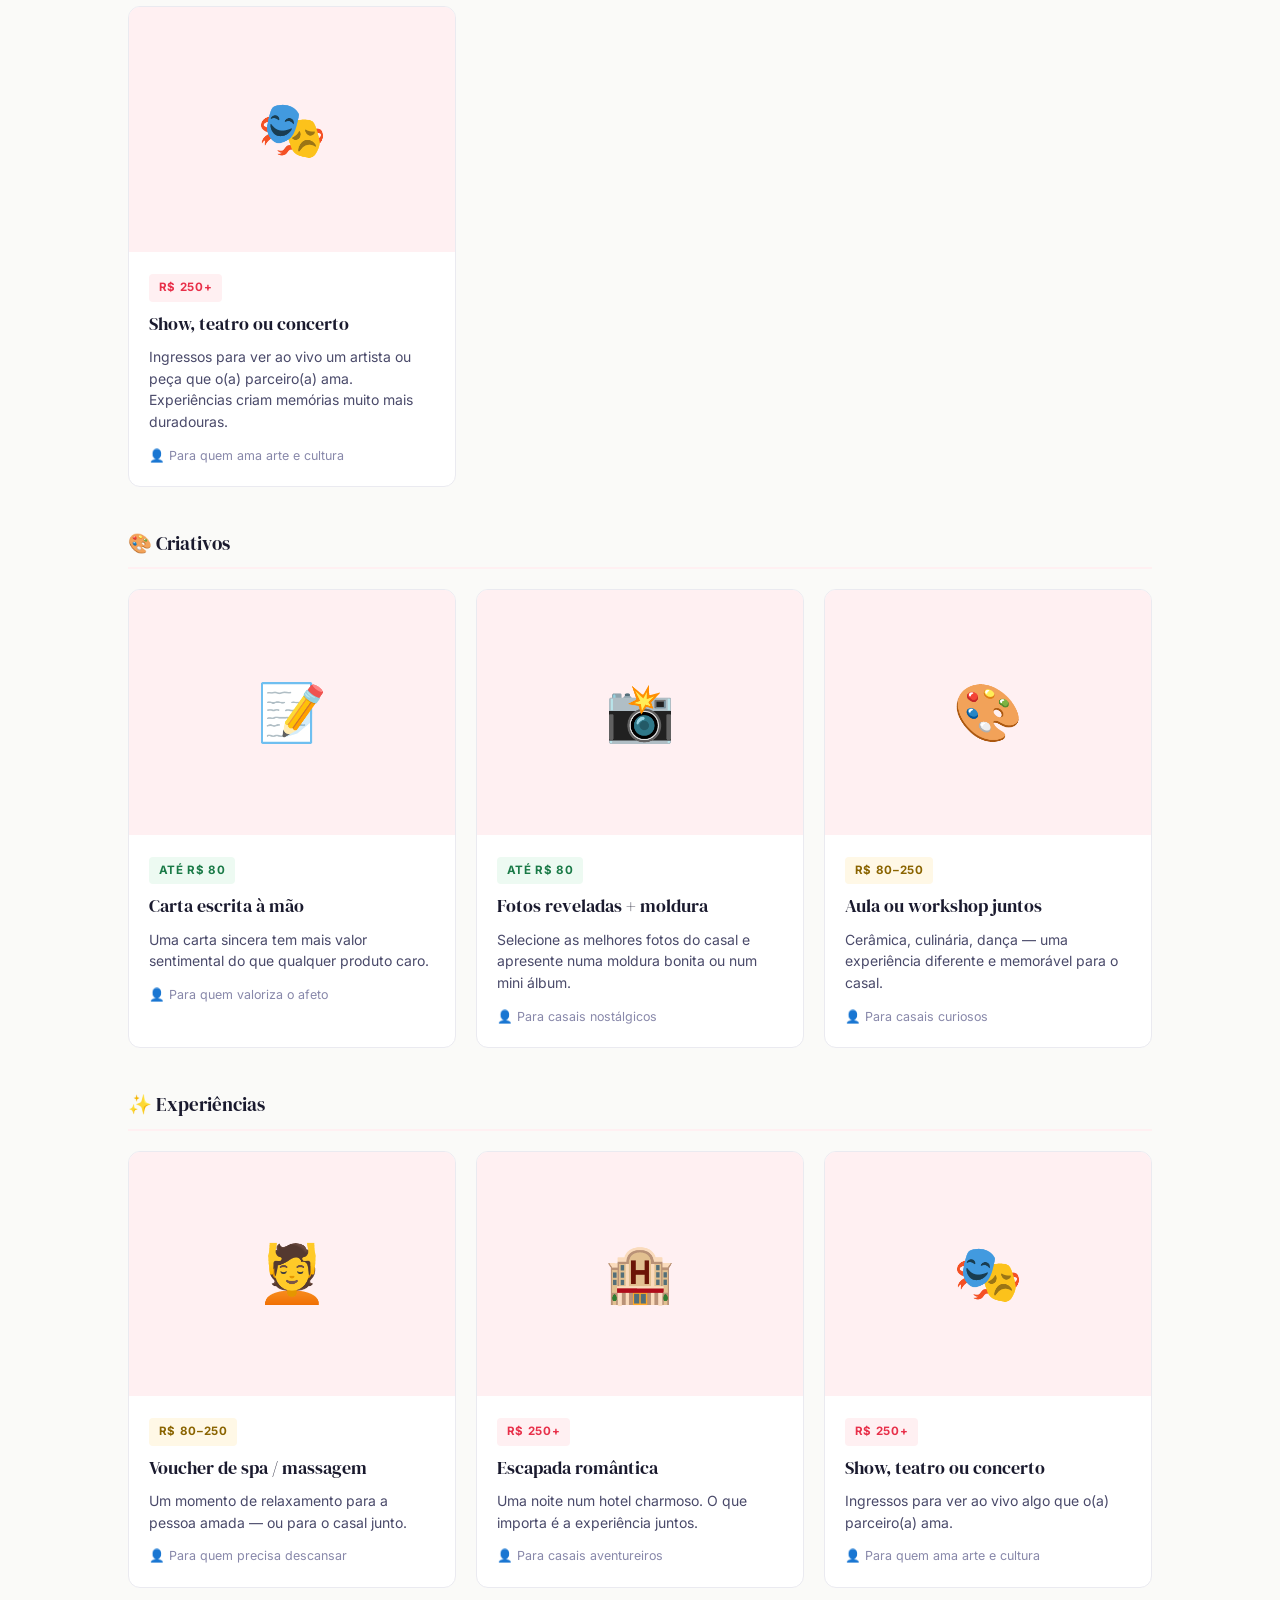
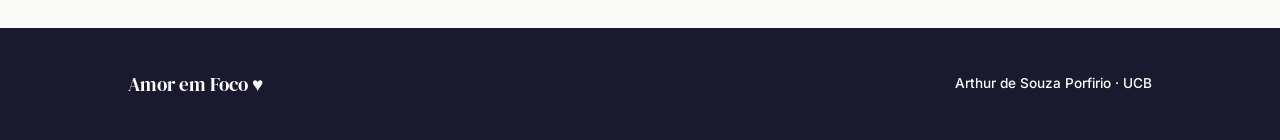
<file: presentes.html>
<!DOCTYPE html>
<html lang="pt-BR">
<head>
  <meta charset="UTF-8">
  <meta name="viewport" content="width=device-width, initial-scale=1.0">
  <title>Presentes — Amor em Foco</title>
  <link rel="stylesheet" href="style.css">
  <style>
    .hero-simple {
      padding: 4rem 0 3rem;
      border-bottom: 1px solid var(--border);
    }

    
    .filter-bar {
      display: flex;
      gap: 0.6rem;
      flex-wrap: wrap;
      margin-bottom: 2.5rem;
      padding-top: 2.5rem;
    }

    .filter-btn {
      font-family: var(--font-body);
      font-size: 0.82rem;
      font-weight: 600;
      padding: 0.45rem 1rem;
      border-radius: 99px;
      border: 1.5px solid var(--border);
      background: var(--white);
      color: var(--ink-mid);
      text-decoration: none;
      transition: all 0.15s;
      display: inline-block;
    }

    .filter-btn:hover {
      border-color: var(--red);
      color: var(--red);
      background: var(--red-light);
    }

    
    .cat-section { margin-bottom: 2.5rem; }

    .cat-title {
      font-family: var(--font-display);
      font-size: 1.2rem;
      color: var(--ink);
      margin-bottom: 1.25rem;
      padding-bottom: 0.5rem;
      border-bottom: 2px solid var(--red-light);
      display: flex;
      align-items: center;
      gap: 0.5rem;
    }

    .present-grid {
      display: grid;
      grid-template-columns: repeat(auto-fill, minmax(270px, 1fr));
      gap: 1.25rem;
    }

    .present-card {
      background: var(--white);
      border: 1px solid var(--border);
      border-radius: var(--radius);
      overflow: hidden;
      transition: box-shadow 0.2s, transform 0.2s;
    }

    .present-card:hover {
      box-shadow: 0 8px 28px rgba(232,48,74,0.09);
      transform: translateY(-2px);
    }

    .present-emoji {
      width: 100%;
      aspect-ratio: 4/3;
      background: var(--red-light);
      display: flex;
      align-items: center;
      justify-content: center;
      font-size: 3.5rem;
    }

    .price-badge {
      display: inline-flex;
      align-items: center;
      gap: 0.3rem;
      font-size: 0.72rem;
      font-weight: 700;
      letter-spacing: 0.06em;
      text-transform: uppercase;
      padding: 0.25rem 0.6rem;
      border-radius: 4px;
      margin-bottom: 0.5rem;
    }

    .price-green  { background: #EDFAF2; color: #1A7A47; }
    .price-yellow { background: #FFF8E6; color: #8A6400; }
    .price-red    { background: var(--red-light); color: var(--red); }

    .present-name {
      font-family: var(--font-display);
      font-size: 1.1rem;
      color: var(--ink);
      margin-bottom: 0.4rem;
    }

    .present-desc {
      font-size: 0.875rem;
      color: var(--ink-mid);
      line-height: 1.55;
      margin-bottom: 0.75rem;
    }

    .for-whom {
      font-size: 0.78rem;
      color: var(--ink-soft);
    }
  </style>
</head>
<body>

<nav>
  <div class="nav-inner">
    <a href="index.html" class="nav-logo">Amor em Foco ♥</a>
    <ul class="nav-links">
      <li><a href="index.html">Home</a></li>
      <li><a href="curiosidades.html">Curiosidades</a></li>
      <li><a href="presentes.html" class="active">Presentes</a></li>
      <li><a href="ideias.html">Ideias</a></li>
    </ul>
  </div>
</nav>

<main>
  <div class="page-wrap">

    <div class="hero-simple">
      <span class="hero-eyebrow">Guia de presentes</span>
      <h1 style="font-family:var(--font-display); font-size:clamp(2rem,4vw,3.5rem); line-height:1.15; max-width:18ch; margin-bottom:1rem;">
        O presente <em style="color:var(--red); font-style:italic;">certo</em> para cada casal
      </h1>
      <p class="hero-sub">Do econômico ao especial — navegue por faixa de preço e encontre a ideia perfeita.</p>
    </div>

    <div class="filter-bar">
      <a href="#economico" class="filter-btn">💚 Até R$ 80</a>
      <a href="#medio" class="filter-btn">💛 R$ 80–250</a>
      <a href="#especial" class="filter-btn">❤️ R$ 250+</a>
      <a href="#criativo" class="filter-btn">🎨 Criativo</a>
      <a href="#experiencia" class="filter-btn">✨ Experiência</a>
    </div>

    
    <div class="cat-section" id="economico">
      <div class="cat-title">💚 Até R$ 80</div>
      <div class="present-grid">

        <div class="present-card">
          <div class="present-emoji">📝</div>
          <div class="card-body">
            <span class="price-badge price-green">Até R$ 80</span>
            <div class="present-name">Carta escrita à mão</div>
            <div class="present-desc">Uma carta sincera tem mais valor sentimental do que qualquer produto caro. Escreva sobre memórias, qualidades e planos juntos.</div>
            <div class="for-whom">👤 Para quem valoriza o afeto</div>
          </div>
        </div>

        <div class="present-card">
          <div class="present-emoji">🍫</div>
          <div class="card-body">
            <span class="price-badge price-green">Até R$ 80</span>
            <div class="present-name">Kit de chocolates artesanais</div>
            <div class="present-desc">Selecione sabores favoritos do(a) parceiro(a) e monte uma caixa especial com chocolates finos ou trufas.</div>
            <div class="for-whom">👤 Para quem ama doces</div>
          </div>
        </div>

        <div class="present-card">
          <div class="present-emoji">📸</div>
          <div class="card-body">
            <span class="price-badge price-green">Até R$ 80</span>
            <div class="present-name">Fotos reveladas + moldura</div>
            <div class="present-desc">Selecione as melhores fotos do casal, revele em boa qualidade e apresente numa moldura bonita ou num mini álbum.</div>
            <div class="for-whom">👤 Para casais nostálgicos</div>
          </div>
        </div>

        <div class="present-card">
          <div class="present-emoji">🎮</div>
          <div class="card-body">
            <span class="price-badge price-green">Até R$ 80</span>
            <div class="present-name">Noite de jogos em casa</div>
            <div class="present-desc">Monte um kit com jogos de cartas ou tabuleiro para casais, pipoca, bebida favorita e manta.</div>
            <div class="for-whom">👤 Para casais caseiros</div>
          </div>
        </div>

      </div>
    </div>

    
    <div class="cat-section" id="medio">
      <div class="cat-title">💛 R$ 80 – 250</div>
      <div class="present-grid">

        <div class="present-card">
          <div class="present-emoji">💆</div>
          <div class="card-body">
            <span class="price-badge price-yellow">R$ 80–250</span>
            <div class="present-name">Voucher de spa / massagem</div>
            <div class="present-desc">Um momento de relaxamento para a pessoa amada — ou para o casal junto. Ótimo para quem vive estressado.</div>
            <div class="for-whom">👤 Para quem precisa descansar</div>
          </div>
        </div>

        <div class="present-card">
          <div class="present-emoji">🌹</div>
          <div class="card-body">
            <span class="price-badge price-yellow">R$ 80–250</span>
            <div class="present-name">Buquê + cesta personalizada</div>
            <div class="present-desc">Combine flores com itens favoritos: vinho, snacks, vela aromática, chocolate. Muito mais especial do que um buquê sozinho.</div>
            <div class="for-whom">👤 Para qualquer perfil</div>
          </div>
        </div>

        <div class="present-card">
          <div class="present-emoji">📚</div>
          <div class="card-body">
            <span class="price-badge price-yellow">R$ 80–250</span>
            <div class="present-name">Kit leitura temático</div>
            <div class="present-desc">Um livro favorito do(a) parceiro(a), uma xícara bonita e um chá especial. Presente perfeito para quem ama ler.</div>
            <div class="for-whom">👤 Para quem ama livros</div>
          </div>
        </div>

        <div class="present-card">
          <div class="present-emoji">🎨</div>
          <div class="card-body">
            <span class="price-badge price-yellow">R$ 80–250</span>
            <div class="present-name">Aula ou workshop juntos</div>
            <div class="present-desc">Culinária, dança, cerâmica, vinho... Uma aula em dupla é divertida, diferente e cria uma memória única para o casal.</div>
            <div class="for-whom">👤 Para casais curiosos</div>
          </div>
        </div>

      </div>
    </div>

    
    <div class="cat-section" id="especial">
      <div class="cat-title">❤️ R$ 250+</div>
      <div class="present-grid">

        <div class="present-card">
          <div class="present-emoji">💍</div>
          <div class="card-body">
            <span class="price-badge price-red">R$ 250+</span>
            <div class="present-name">Joia personalizada</div>
            <div class="present-desc">Um colar, pulseira ou anel com inicial, data ou coordenadas de um lugar especial para o casal.</div>
            <div class="for-whom">👤 Para relacionamentos sérios</div>
          </div>
        </div>

        <div class="present-card">
          <div class="present-emoji">🏨</div>
          <div class="card-body">
            <span class="price-badge price-red">R$ 250+</span>
            <div class="present-name">Escapada romântica</div>
            <div class="present-desc">Uma noite num hotel charmoso ou pousada. Pode ser numa cidade próxima — o que importa é a experiência juntos.</div>
            <div class="for-whom">👤 Para casais aventureiros</div>
          </div>
        </div>

        <div class="present-card">
          <div class="present-emoji">🌟</div>
          <div class="card-body">
            <span class="price-badge price-red">R$ 250+</span>
            <div class="present-name">Jantar em restaurante especial</div>
            <div class="present-desc">Reserve com antecedência num restaurante que o(a) parceiro(a) sempre quis conhecer.</div>
            <div class="for-whom">👤 Para quem ama gastronomia</div>
          </div>
        </div>

        <div class="present-card">
          <div class="present-emoji">🎭</div>
          <div class="card-body">
            <span class="price-badge price-red">R$ 250+</span>
            <div class="present-name">Show, teatro ou concerto</div>
            <div class="present-desc">Ingressos para ver ao vivo um artista ou peça que o(a) parceiro(a) ama. Experiências criam memórias muito mais duradouras.</div>
            <div class="for-whom">👤 Para quem ama arte e cultura</div>
          </div>
        </div>

      </div>
    </div>

    
    <div class="cat-section" id="criativo">
      <div class="cat-title">🎨 Criativos</div>
      <div class="present-grid">

        <div class="present-card">
          <div class="present-emoji">📝</div>
          <div class="card-body">
            <span class="price-badge price-green">Até R$ 80</span>
            <div class="present-name">Carta escrita à mão</div>
            <div class="present-desc">Uma carta sincera tem mais valor sentimental do que qualquer produto caro.</div>
            <div class="for-whom">👤 Para quem valoriza o afeto</div>
          </div>
        </div>

        <div class="present-card">
          <div class="present-emoji">📸</div>
          <div class="card-body">
            <span class="price-badge price-green">Até R$ 80</span>
            <div class="present-name">Fotos reveladas + moldura</div>
            <div class="present-desc">Selecione as melhores fotos do casal e apresente numa moldura bonita ou num mini álbum.</div>
            <div class="for-whom">👤 Para casais nostálgicos</div>
          </div>
        </div>

        <div class="present-card">
          <div class="present-emoji">🎨</div>
          <div class="card-body">
            <span class="price-badge price-yellow">R$ 80–250</span>
            <div class="present-name">Aula ou workshop juntos</div>
            <div class="present-desc">Cerâmica, culinária, dança — uma experiência diferente e memorável para o casal.</div>
            <div class="for-whom">👤 Para casais curiosos</div>
          </div>
        </div>

      </div>
    </div>

    
    <div class="cat-section" id="experiencia">
      <div class="cat-title">✨ Experiências</div>
      <div class="present-grid">

        <div class="present-card">
          <div class="present-emoji">💆</div>
          <div class="card-body">
            <span class="price-badge price-yellow">R$ 80–250</span>
            <div class="present-name">Voucher de spa / massagem</div>
            <div class="present-desc">Um momento de relaxamento para a pessoa amada — ou para o casal junto.</div>
            <div class="for-whom">👤 Para quem precisa descansar</div>
          </div>
        </div>

        <div class="present-card">
          <div class="present-emoji">🏨</div>
          <div class="card-body">
            <span class="price-badge price-red">R$ 250+</span>
            <div class="present-name">Escapada romântica</div>
            <div class="present-desc">Uma noite num hotel charmoso. O que importa é a experiência juntos.</div>
            <div class="for-whom">👤 Para casais aventureiros</div>
          </div>
        </div>

        <div class="present-card">
          <div class="present-emoji">🎭</div>
          <div class="card-body">
            <span class="price-badge price-red">R$ 250+</span>
            <div class="present-name">Show, teatro ou concerto</div>
            <div class="present-desc">Ingressos para ver ao vivo algo que o(a) parceiro(a) ama.</div>
            <div class="for-whom">👤 Para quem ama arte e cultura</div>
          </div>
        </div>

      </div>
    </div>

  </div>
</main>

<footer>
  <span class="footer-logo">Amor em Foco ♥</span>
  <span style="color:#fff; font-weight:500;">Arthur de Souza Porfirio · UCB</span>
</footer>

</body>
</html>
</file>
<file: style.css>
@import url('https://fonts.googleapis.com/css2?family=DM+Serif+Display:ital@0;1&family=Inter:wght@400;500;600&display=swap');

*, *::before, *::after { box-sizing: border-box; margin: 0; padding: 0; }

:root {
  --red:     #E8304A;
  --red-light: #FFF0F2;
  --rose:    #FF6B7A;
  --ink:     #1A1A2E;
  --ink-mid: #4A4A6A;
  --ink-soft:#8888AA;
  --cream:   #FAFAF8;
  --white:   #FFFFFF;
  --border:  #EAEAF0;
  --radius:  12px;
  --margin:  10%;
  --font-display: 'DM Serif Display', Georgia, serif;
  --font-body: 'Inter', system-ui, sans-serif;
}

html { scroll-behavior: smooth; }

body {
  font-family: var(--font-body);
  background: var(--cream);
  color: var(--ink);
  font-size: 16px;
  line-height: 1.7;
}


nav {
  position: sticky;
  top: 0;
  z-index: 100;
  background: rgba(250,250,248,0.92);
  backdrop-filter: blur(12px);
  border-bottom: 1px solid var(--border);
}

.nav-inner {
  display: flex;
  align-items: center;
  justify-content: space-between;
  padding: 0 var(--margin);
  height: 60px;
}

.nav-logo {
  font-family: var(--font-display);
  font-size: 1.35rem;
  color: var(--red);
  text-decoration: none;
  letter-spacing: -0.01em;
}

.nav-links {
  display: flex;
  gap: 2rem;
  list-style: none;
}

.nav-links a {
  text-decoration: none;
  color: var(--ink-mid);
  font-size: 0.875rem;
  font-weight: 500;
  transition: color 0.2s;
}

.nav-links a:hover,
.nav-links a.active {
  color: var(--red);
}


.page-wrap {
  padding: 0 var(--margin);
}


.hero {
  padding: 5rem 0 4rem;
  border-bottom: 1px solid var(--border);
}

.hero-eyebrow {
  display: inline-block;
  font-size: 0.75rem;
  font-weight: 600;
  letter-spacing: 0.12em;
  text-transform: uppercase;
  color: var(--red);
  margin-bottom: 1.25rem;
}

.hero h1 {
  font-family: var(--font-display);
  font-size: clamp(2.5rem, 5vw, 4.5rem);
  line-height: 1.1;
  color: var(--ink);
  max-width: 14ch;
  margin-bottom: 1.25rem;
}

.hero h1 em {
  font-style: italic;
  color: var(--red);
}

.hero-sub {
  font-size: 1.1rem;
  color: var(--ink-mid);
  max-width: 48ch;
  margin-bottom: 2rem;
}


.section-title {
  font-family: var(--font-display);
  font-size: clamp(1.6rem, 3vw, 2.4rem);
  color: var(--ink);
  margin-bottom: 0.5rem;
}

.section-label {
  font-size: 0.75rem;
  font-weight: 600;
  letter-spacing: 0.1em;
  text-transform: uppercase;
  color: var(--red);
  margin-bottom: 0.75rem;
  display: block;
}

.section-sub {
  color: var(--ink-mid);
  max-width: 52ch;
  margin-bottom: 2.5rem;
}


.card-grid {
  display: grid;
  grid-template-columns: repeat(auto-fill, minmax(280px, 1fr));
  gap: 1.5rem;
}

.card {
  background: var(--white);
  border: 1px solid var(--border);
  border-radius: var(--radius);
  overflow: hidden;
  transition: box-shadow 0.2s, transform 0.2s;
}

.card:hover {
  box-shadow: 0 8px 32px rgba(232,48,74,0.08);
  transform: translateY(-2px);
}

.card-img {
  width: 100%;
  aspect-ratio: 16/9;
  object-fit: cover;
  display: block;
}

.card-img-placeholder {
  width: 100%;
  aspect-ratio: 16/9;
  display: flex;
  align-items: center;
  justify-content: center;
  font-size: 2.5rem;
  background: var(--red-light);
}

.card-body {
  padding: 1.25rem;
}

.card-tag {
  display: inline-block;
  font-size: 0.7rem;
  font-weight: 600;
  letter-spacing: 0.08em;
  text-transform: uppercase;
  color: var(--red);
  background: var(--red-light);
  padding: 0.2rem 0.6rem;
  border-radius: 4px;
  margin-bottom: 0.75rem;
}

.card-title {
  font-family: var(--font-display);
  font-size: 1.15rem;
  color: var(--ink);
  margin-bottom: 0.5rem;
  line-height: 1.3;
}

.card-text {
  font-size: 0.9rem;
  color: var(--ink-mid);
  line-height: 1.6;
}


.btn {
  display: inline-flex;
  align-items: center;
  gap: 0.4rem;
  font-family: var(--font-body);
  font-size: 0.875rem;
  font-weight: 600;
  padding: 0.65rem 1.4rem;
  border-radius: 8px;
  border: none;
  cursor: pointer;
  text-decoration: none;
  transition: background 0.2s, transform 0.15s;
}

.btn-primary {
  background: var(--red);
  color: var(--white);
}

.btn-primary:hover {
  background: #cc2840;
  transform: translateY(-1px);
}

.btn-outline {
  background: transparent;
  color: var(--red);
  border: 1.5px solid var(--red);
}

.btn-outline:hover {
  background: var(--red-light);
}


.section {
  padding: 4rem 0;
  border-bottom: 1px solid var(--border);
}

.section:last-child {
  border-bottom: none;
}


footer {
  background: var(--ink);
  color: var(--ink-soft);
  padding: 2.5rem var(--margin);
  display: flex;
  align-items: center;
  justify-content: space-between;
  font-size: 0.85rem;
  flex-wrap: wrap;
  gap: 1rem;
}

footer .footer-logo {
  font-family: var(--font-display);
  font-size: 1.2rem;
  color: var(--white);
}

footer a {
  color: var(--rose);
  text-decoration: none;
}


@media (max-width: 768px) {
  :root { --margin: 5%; }
  .nav-links { gap: 1rem; }
  .hero h1 { font-size: 2.2rem; }
}
</file>
